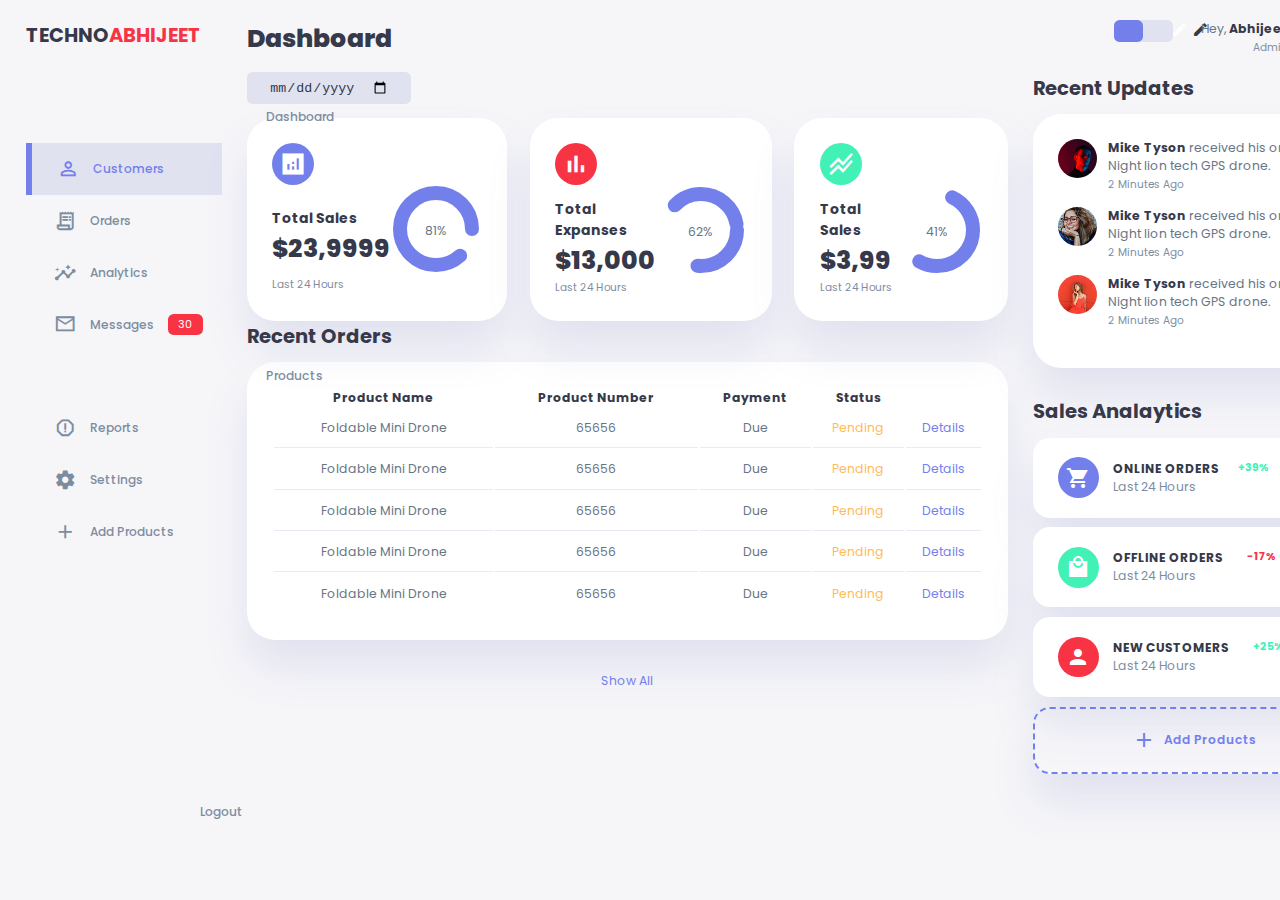
<file: dasboard.html>
<!DOCTYPE html>
<html lang="en">

<head>

    <head>
        <meta charset="UTF-8">
        <meta http-equiv="X-UA-Compatible" content="IE=edge">
        <meta name="viewport" content="width=device-width, initial-scale=1.0">
        <title>Responsive Dashbaord using HTML CSS and JavaScript</title>
        <!-- MATERIAL CDN -->
        <link href="https://fonts.googleapis.com/icon?family=Material+Icons+Sharp" rel="stylesheet">

        <!-- MATERIAL CSS -->
        <link rel="stylesheet" href="assets/css/dashboard_style.css">
    </head>

<body>
    <div class="container">
        <aside>
            <div class="top">
                <div class="logo">
                    <!-- <img src="/images/logo.png"> -->
                    <h2>TECHNO<span class="danger">ABHIJEET</span></h2>
                </div>
                <div class="close" id="close-btn">
                    <span class="material-icons-sharp">close</span>
                </div>
            </div>
            <div class="sidebar">
                <a href="#">
                    <span class="material-icons-sharp">grid_view</span>
                    <h3>Dashboard</h3>
                </a>
                <a href="#" class="active">
                    <span class="material-icons-sharp">person_outline</span>
                    <h3>Customers</h3>
                </a><a href="#">
                    <span class="material-icons-sharp">receipt_long</span>
                    <h3>Orders</h3>
                </a><a href="#">
                    <span class="material-icons-sharp">insights</span>
                    <h3>Analytics</h3>
                </a><a href="#">
                    <span class="material-icons-sharp">mail_outline</span>
                    <h3>Messages</h3>
                    <span class="message-count">30</span>
                </a><a href="#">
                    <span class="material-icons-sharp">inventory</span>
                    <h3>Products</h3>
                </a><a href="#">
                    <span class="material-icons-sharp">report_gmailerrorred</span>
                    <h3>Reports</h3>
                </a><a href="#">
                    <span class="material-icons-sharp">settings</span>
                    <h3>Settings</h3>
                </a><a href="#">
                    <span class="material-icons-sharp">add</span>
                    <h3>Add Products</h3>
                </a>
                </a><a href="index.html">
                    <span class="material-icons-sharp">logout</span>
                    <h3>Logout</h3>
                </a>
            </div>
        </aside>
        <!-- END OF ASIDE -->

        <main class="">
            <h1>Dashboard</h1>

            <div class="date">
                <input type="date">
            </div>

            <div class="insights">
                <div class="sales">
                    <span class="material-icons-sharp">analytics</span>
                    <div class="middle">
                        <div class="left">
                            <h3>Total Sales</h3>
                            <h1>$23,9999</h1>
                        </div>
                        <div class="progress">
                            <svg>
                                <circle cx='38' cy='36' r='36'></circle>
                            </svg>
                            <div class="number">
                                <p>81%</p>
                            </div>
                        </div>
                    </div>
                    <small class="text-muted">Last 24 Hours</small>
                </div>
                <!------------------- END OF SALES ----------------------->

                <div class="expenses">
                    <span class="material-icons-sharp">bar_chart</span>
                    <div class="middle">
                        <div class="left">
                            <h3>Total Expanses</h3>
                            <h1>$13,000</h1>
                        </div>
                        <div class="progress">
                            <svg>
                                <circle cx='38' cy='36' r='36'></circle>
                            </svg>
                            <div class="number">
                                <p>62%</p>
                            </div>
                        </div>
                    </div>
                    <small class="text-muted">Last 24 Hours</small>
                </div>
                <!------------------- END OF EXPANSES ----------------------->

                <div class="income">
                    <span class="material-icons-sharp">stacked_line_chart</span>
                    <div class="middle">
                        <div class="left">
                            <h3>Total Sales</h3>
                            <h1>$3,99</h1>
                        </div>
                        <div class="progress">
                            <svg>
                                <circle cx='38' cy='36' r='36'></circle>
                            </svg>
                            <div class="number">
                                <p>41%</p>
                            </div>
                        </div>
                    </div>
                    <small class="text-muted">Last 24 Hours</small>
                </div>
                <!------------------- END OF INCOME ----------------------->
            </div>
            <!------------------------ END OF INSIGHTS --------------------->
            <div class="recent-orders">
                <h2>Recent Orders</h2>
                <table>
                    <thead>
                        <tr>
                            <th>Product Name</th>
                            <th>Product Number</th>
                            <th>Payment</th>
                            <th>Status</th>
                            <th></th>
                        </tr>
                    </thead>
                    <tbody>
                        <tr>
                            <td>Foldable Mini Drone</td>
                            <td>65656</td>
                            <td>Due</td>
                            <td class="warning">Pending</td>
                            <td class="primary">Details</td>
                        </tr>
                        <tr>
                            <td>Foldable Mini Drone</td>
                            <td>65656</td>
                            <td>Due</td>
                            <td class="warning">Pending</td>
                            <td class="primary">Details</td>
                        </tr>
                        <tr>
                            <td>Foldable Mini Drone</td>
                            <td>65656</td>
                            <td>Due</td>
                            <td class="warning">Pending</td>
                            <td class="primary">Details</td>
                        </tr>
                        <tr>
                            <td>Foldable Mini Drone</td>
                            <td>65656</td>
                            <td>Due</td>
                            <td class="warning">Pending</td>
                            <td class="primary">Details</td>
                        </tr>
                        <tr>
                            <td>Foldable Mini Drone</td>
                            <td>65656</td>
                            <td>Due</td>
                            <td class="warning">Pending</td>
                            <td class="primary">Details</td>
                        </tr>
                    </tbody>
                </table>
                <br>
                <a href="#">Show All</a>
            </div>
        </main>
        <!------------------- MAIN END ---------------------->

        <div class="right">
            <div class="top">
                <button id="menu-btn">
                    <span class="material-icons-sharp">menu</span>
                </button>
                <div class="theme-toggler">
                    <span class="material-icons-sharp active">light_mode</span>
                    <span class="material-icons-sharp">dark_mode</span>
                </div>
                <div class="profile">
                    <div class="info">
                        <p>Hey, <b>Abhijeet</b></p>
                        <small class="text-muted">Admin</small>
                    </div>
                    <div class="profile-photo">
                        <img src="images/profile-1.jpg">
                    </div>
                </div>
            </div>
            <!-- End of Top -->
            <div class="recent-updates">
                <h2>Recent Updates</h2>
                <div class="updates">
                    <div class="update">
                        <div class="profile-photo">
                            <img src="images/profile-2.jpg">
                        </div>
                        <div class="message">
                            <p><b>Mike Tyson</b> received his order of Night lion tech GPS drone.</p>
                            <small class="text-muted">2 Minutes Ago</small>
                        </div>
                    </div>
                    <div class="update">
                        <div class="profile-photo">
                            <img src="images/profile-3.jpg">
                        </div>
                        <div class="message">
                            <p><b>Mike Tyson</b> received his order of Night lion tech GPS drone.</p>
                            <small class="text-muted">2 Minutes Ago</small>
                        </div>
                    </div>
                    <div class="update">
                        <div class="profile-photo">
                            <img src="images/profile-4.jpg">
                        </div>
                        <div class="message">
                            <p><b>Mike Tyson</b> received his order of Night lion tech GPS drone.</p>
                            <small class="text-muted">2 Minutes Ago</small>
                        </div>
                    </div>
                </div>
            </div>
            <!-- End Recent updates -->
            <div class="sales-analytics">
                <h2>Sales Analaytics</h2>
                <div class="items online">
                    <div class="icon">
                        <span class="material-icons-sharp">shopping_cart</span>
                    </div>
                    <div class="right">
                        <div class="info">
                            <h3>ONLINE ORDERS</h3>
                            <div class="text-muted">Last 24 Hours</div>
                        </div>
                        <h5 class="success">+39%</h5>
                        <h3>15000</h3>
                    </div>
                </div>
                <div class="items offline">
                    <div class="icon">
                        <span class="material-icons-sharp">local_mall</span>
                    </div>
                    <div class="right">
                        <div class="info">
                            <h3>OFFLINE ORDERS</h3>
                            <div class="text-muted">Last 24 Hours</div>
                        </div>
                        <h5 class="danger">-17%</h5>
                        <h3>1100</h3>
                    </div>
                </div>
                <div class="items customers">
                    <div class="icon">
                        <span class="material-icons-sharp">person</span>
                    </div>
                    <div class="right">
                        <div class="info">
                            <h3>NEW CUSTOMERS</h3>
                            <div class="text-muted">Last 24 Hours</div>
                        </div>
                        <h5 class="success">+25%</h5>
                        <h3>125</h3>
                    </div>
                </div>
                <div class="items add-product">
                    <div>
                        <span class="material-icons-sharp">add</span>
                        <h3>Add Products</h3>
                    </div>
                </div>
            </div>
        </div>
    </div>
    <script src="js/index.js"></script>
</body>

</html>
</file>
<file: assets/css/dashboard_style.css>
@import url('https://fonts.googleapis.com/css2?family=Beau+Rivage&family=Fredoka&family=Pacifico&family=Patrick+Hand&family=Permanent+Marker&family=Poppins:wght@300;400;500;600;700;800&display=swap');

/* ----------- ROOT VARIABLES ------------------ */
:root {
    --color-primary: #7380ec;
    --color-danger: #f83344;
    --color-success: #41f1b6;
    --color-warning: #ffbb55;
    --color-white: #fff;
    --color-info-dark: #7d8da1;
    --color-info-light: #dce1eb;
    --color-dark: #363949;
    --color-light: rgba(132, 139, 200, 0.18);
    --color-primary-variant: #111e88;
    --color-dark-variant: #677483;
    --color-background: #f6f6f9;

    --card-border-radius: 2rem;
    --border-radius-1: 0.4rem;
    --border-radius-2: 0.8rem;
    --border-radius-3: 1.2rem;

    --card-padding: 1.8rem;
    --padding-1: 1.2rem;

    --box-shadow: 0 2rem 3rem var(--color-light);
}

/* DARK THEME VARIABLES */
.dark-theme-variables {
    --color-background: #181a1e;
    --color-white: #202528;
    --color-dark: #edeffd;
    --color-dark-variant: #a3bdcc;
    --color-light: rgba(0, 0, 0, 0.4);
    --color-shadow: 0 2rem 3rem var(--color-light);
}

* {
    margin: 0;
    padding: 0;
    outline: 0;
    appearance: none;
    border: 0;
    text-decoration: none;
    list-style: none;
    box-sizing: border-box;
}

html {
    font-size: 14px;
}

body {
    width: 100vw;
    height: 100vh;
    font-family: poppins, sans-serif;
    font-size: 0.88rem;
    background: var(--color-background);
    user-select: none;
    overflow: scroll;
    color: var(--color-dark);
}

.container {
    display: grid;
    width: 96%;
    margin: 0 auto;
    gap: 1.8rem;
    grid-template-columns: 14rem auto 23rem;
}

a {
    color: var(--color-dark);
}

img {
    display: block;
    width: 100%;
}

h1 {
    font-weight: 800;
    font-size: 1.8rem;
}

h2 {
    font-size: 1.4rem;
}

h3 {
    font-size: 0.87rem;
}

h4 {
    font-size: 0.8rem;
}

h5 {
    font-size: 0.77rem;
}

small {
    font-size: 0.75rem;
}

.profile-photo {
    width: 2.8rem;
    height: 2.8rem;
    border-radius: 50%;
    overflow: hidden;
}

.text-muted {
    color: var(--color-info-dark);
}

p {
    color: var(--color-dark-variant);
}

b {
    color: var(--color-dark);
}

.primary {
    color: var(--color-primary)
}

.danger {
    color: var(--color-danger)
}

.success {
    color: var(--color-success)
}

.warning {
    color: var(--color-warning)
}

aside {
    height: 100vh;
}

aside .top {
    display: flex;
    align-items: center;
    justify-content: space-between;
    margin-top: 1.4rem;
}

aside .logo {
    display: flex;
    gap: 0.8rem;
}

aside .logo img {
    width: 2rem;
    height: 2rem;
}

aside .close {
    display: none;
}

/* ============== SIDE BAR ============= */
aside .sidebar {
    display: flex;
    flex-direction: column;
    height: 86vh;
    position: relative;
    top: 3rem;
}

aside h3 {
    font-weight: 500;
}

aside .sidebar a {
    display: flex;
    color: var(--color-info-dark);
    margin-left: 2rem;
    gap: 1rem;
    align-items: center;
    position: relative;
    height: 3.7rem;
    transition: all 300ms ease;
}

aside .sidebar a span {
    font-size: 1.6rem;
    transition: all 300ms ease;
}

aside .sidebar a:last-child {
    position: absolute;
    bottom: 2rem;
    width: 100%;
}

aside .sidebar a.active {
    background: var(--color-light);
    color: var(--color-primary);
    margin-left: 0;
}

aside .sidebar a.active::before {
    content: "";
    width: 6px;
    height: 100%;
    background: var(--color-primary);
}

aside .sidebar a.active span {
    color: var(--color-primary);
    margin-left: calc(1rem - 3px);
}

aside .sidebar a:hover {
    color: var(--color-primary);
}

aside .sidebar a:hover span {
    margin-left: 1rem;
}

aside .sidebar .message-count {
    background: var(--color-danger);
    color: var(--color-white);
    padding: 2px 10px;
    font-size: 11px;
    border-radius: var(--border-radius-1);
}

/* =================== MAIN========================= */
main {
    margin-top: 1.4rem;
}

main .date {
    display: inline-block;
    background: var(--color-light);
    border-radius: var(--border-radius-1);
    margin-top: 1rem;
    padding: 0.5rem 1.6rem;
}

main .date input[type="date"] {
    background: transparent;
    color: var(--color-dark);
}

main .insights {
    display: grid;
    grid-template-columns: repeat(3, 1fr);
    gap: 1.6rem;
}

main .insights>div {
    background: var(--color-white);
    padding: var(--card-padding);
    border-radius: var(--card-border-radius);
    margin-top: 1rem;
    box-shadow: var(--box-shadow);
    transition: all 300ms ease;
}

main .insights>div:hover {
    box-shadow: none;
}

main .insights>div span {
    background: var(--color-primary);
    padding: 0.5rem;
    border-radius: 50%;
    color: var(--color-white);
    font-size: 2rem;
}

main .insights .expenses span {
    background: var(--color-danger);
}

main .insights .income span {
    background: var(--color-success);
}

main .insights>div .middle {
    display: flex;
    align-items: center;
    justify-content: space-between;
}

main .insights h3 {
    margin: 1rem 0 0.05rem;
    font-size: 1rem;
}

main .insights .progress {
    position: relative;
    width: 92px;
    height: 92px;
    border-radius: 50%;
}

main .insights svg {
    width: 7rem;
    height: 7rem;
}

main .insights svg circle {
    fill: none;
    stroke: var(--color-primary);
    stroke-width: 14;
    stroke-linecap: round;
    transform: translate(8px, 8px);
    stroke-dasharray: 110;
    stroke-dashoffset: 92;
}

main .insights .sales svg circle {
    stroke-dashoffset: -30;
    stroke-dasharray: 200;
}

main .insights .expenses svg circle {
    stroke-dashoffset: 20;
    stroke-dasharray: 80;
}

main .insights .income svg circle {
    stroke-dashoffset: 35;
    stroke-dasharray: 110;
}

main .insights .progress .number {
    position: absolute;
    top: 0;
    left: 0;
    height: 100%;
    width: 100%;
    display: flex;
    justify-content: center;
    align-items: center;
}

main .insights small {
    margin-top: 1.rem;
    display: block;
}

/* ================ RECENTS ORDERS ================== */
main .recent-orders h2 {
    margin-bottom: 0.8rem;
}

main .recent-orders table {
    background: var(--color-white);
    width: 100%;
    border-radius: var(--card-border-radius);
    padding: var(--card-padding);
    text-align: center;
    box-shadow: var(--box-shadow);
    transition: all 300ms ease;
}

main .recent-orders table:hover {
    box-shadow: none;
}

main table tbody td {
    height: 2.8rem;
    border-bottom: 1px solid var(--color-light);
    color: var(--color-dark-variant);
}

main table tbody tr:last-child td {
    border: none;
}

main .recent-orders a {
    text-align: center;
    display: block;
    margin: 1rem auto;
    color: var(--color-primary);
}

/* =============RIGHT==================== */
.right {
    margin-top: 1.4rem;
}

.right .top {
    display: flex;
    justify-content: end;
    gap: 2rem;
}

.right .top button {
    display: none;
}

.right .theme-toggler {
    background: var(--color-light);
    display: flex;
    justify-content: space-between;
    align-items: center;
    height: 1.6rem;
    width: 4.2rem;
    cursor: pointer;
    border-radius: var(--border-radius-1);
}

.right .theme-toggler span {
    font-size: 1.2rem;
    width: 50%;
    height: 100%;
    display: flex;
    align-items: center;
    justify-content: center;
}

.right .theme-toggler span.active {
    background: var(--color-primary);
    color: white;
    border-radius: var(--border-radius-1);
}

.right .top .profile {
    display: flex;
    gap: 2rem;
    text-align: right;
}

/* ============= RECENT UPDATES ==================== */
.right .recent-updates {
    margin-top: 1rem;
}

.right .recent-updates h2 {
    margin-bottom: 0.8rem;
}

.right .recent-updates .updates {
    background: var(--color-white);
    padding: var(--card-padding);
    border-radius: var(--card-border-radius);
    box-shadow: var(--box-shadow);
    transition: all 300ms ease;
}

.right .recent-updates .updates:hover {
    box-shadow: none;
}

.right .recent-updates .updates .update {
    display: grid;
    grid-template-columns: 2.6rem auto;
    gap: 1rem;
    margin-bottom: 1rem;
}

/* SALES ANYLITICS */
.right .sales-analytics {
    margin-top: 2rem;
}

.right .sales-analytics h2 {
    margin-bottom: 0.8rem;
}

.right .sales-analytics .items {
    background: var(--color-white);
    display: flex;
    align-items: center;
    gap: 1rem;
    margin-bottom: 0.7rem;
    padding: 1.4rem var(--card-padding);
    border-radius: var(--border-radius-3);
    box-shadow: var(--box-shadow);
    transition: all 300ms ease;
}

.right .sales-analytics .item:hover {
    box-shadow: none;
}

.right .sales-analytics .items .right {
    display: flex;
    justify-content: space-between;
    align-items: start;
    margin: 0;
    width: 100%;
}

.right .sales-analytics .items .icon {
    padding: 0.6rem;
    color: var(--color-white);
    border-radius: 50%;
    background: var(--color-primary);
    display: flex;
}

.right .sales-analytics .items.offline .icon {
    background: var(--color-success);
}

.right .sales-analytics .items.offline .icon {
    background: var(--color-success);
}

.right .sales-analytics .items.customers .icon {
    background: var(--color-danger);
}

.right .sales-analytics .add-product {
    background: transparent;
    border: 2px dashed var(--color-primary);
    color: var(--color-primary);
    display: flex;
    align-items: center;
    justify-content: center;
}

.right .sales-analytics .add-product div {
    display: flex;
    align-items: center;
    gap: 0.6rem;
}

.right .sales-analytics .add-product div h3 {
    font-weight: 600;
}


/* MEDIA QUERUES */
@media screen and (max-width:1200px) {
    aside .logo h2 {
        display: none;
    }

    aside .slider a {
        width: 5.6rem;
    }

    aside .sidebar a:last-child {
        position: relative;
        margin-top: 1.8rem;
    }

    main .insights {
        grid-template-columns: 1fr;
        gap: 0;
    }

    main .recent-orders {
        width: 94%;
        position: absolute;
        left: 58%;
        transform: translate(-50%);
        margin: 2rem 0 0 8.8rem;
    }

    main .recent-orders table {
        width: 75vw;
    }

    main table thead tr th:last-child,
    main table thead tr th:first-child {
        display: none;
    }

    main table tbody tr td:last-child,
    main table tbody tr td:first-child {
        display: none;
    }
}

/* for mobiles */
@media screen and (max-width:768px) {
    body {
        overflow: scroll;
    }

    .container {
        width: 100%;
        grid-template-columns: 1fr;
    }

    aside {
        position: fixed;
        left: -100%;
        background: var(--color-white);
        width: 18rem;
        z-index: 3;
        box-shadow: 1rem 3rem 4rem var(--color-light);
        height: 100vh;
        padding-right: var(--card-padding);
        display: none;
        animation: showMenu 400ms ease forwards;
    }

    @keyframes showMenu {
        to {
            left: 0;
        }
    }

    aside .logo {
        margin-left: 1rem;
    }

    aside .logo h2 {
        display: inline;
    }

    aside .sidebar h3 {
        display: inline;
    }

    aside .sidebar a {
        width: 100%;
        height: 3.4rem;
    }

    aside .sidebar a:last-child {
        position: absolute;
        bottom: 5rem;
    }

    aside .close {
        display: inline-block;
        cursor: pointer;
    }

    main {
        margin-top: 8rem;
        padding: 0 1rem;
    }

    main .recent-orders {
        position: relative;
        margin: 3rem 0 0 -4rem;
        width: 100%;
    }

    main .recent-orders table {
        width: 100%;
        margin: 0;
    }

    .right {
        width: 94%;
        margin: 0 auto 4rem;
    }

    .right .top {
        position: fixed;
        top: 0;
        left: 0;
        align-items: center;
        padding: 0 0.8rem;
        height: 4.6rem;
        background: var(--color-white);
        width: 100%;
        margin: 0;
        z-index: 2;
        box-shadow: 0 1rem 1rem var(--color-light);
    }

    .right .top .theme-toggler {
        width: 4.4rem;
        position: absolute;
        left: 66%;
    }

    .right .profile .info {
        display: none;
    }

    .right .top button {
        display: inline-block;
        background: transparent;
        cursor: pointer;
        color: var(--color-dark);
        position: absolute;
        left: 1rem;
    }

    .right .top button span {
        font-size: 2rem;
    }
}
</file>
